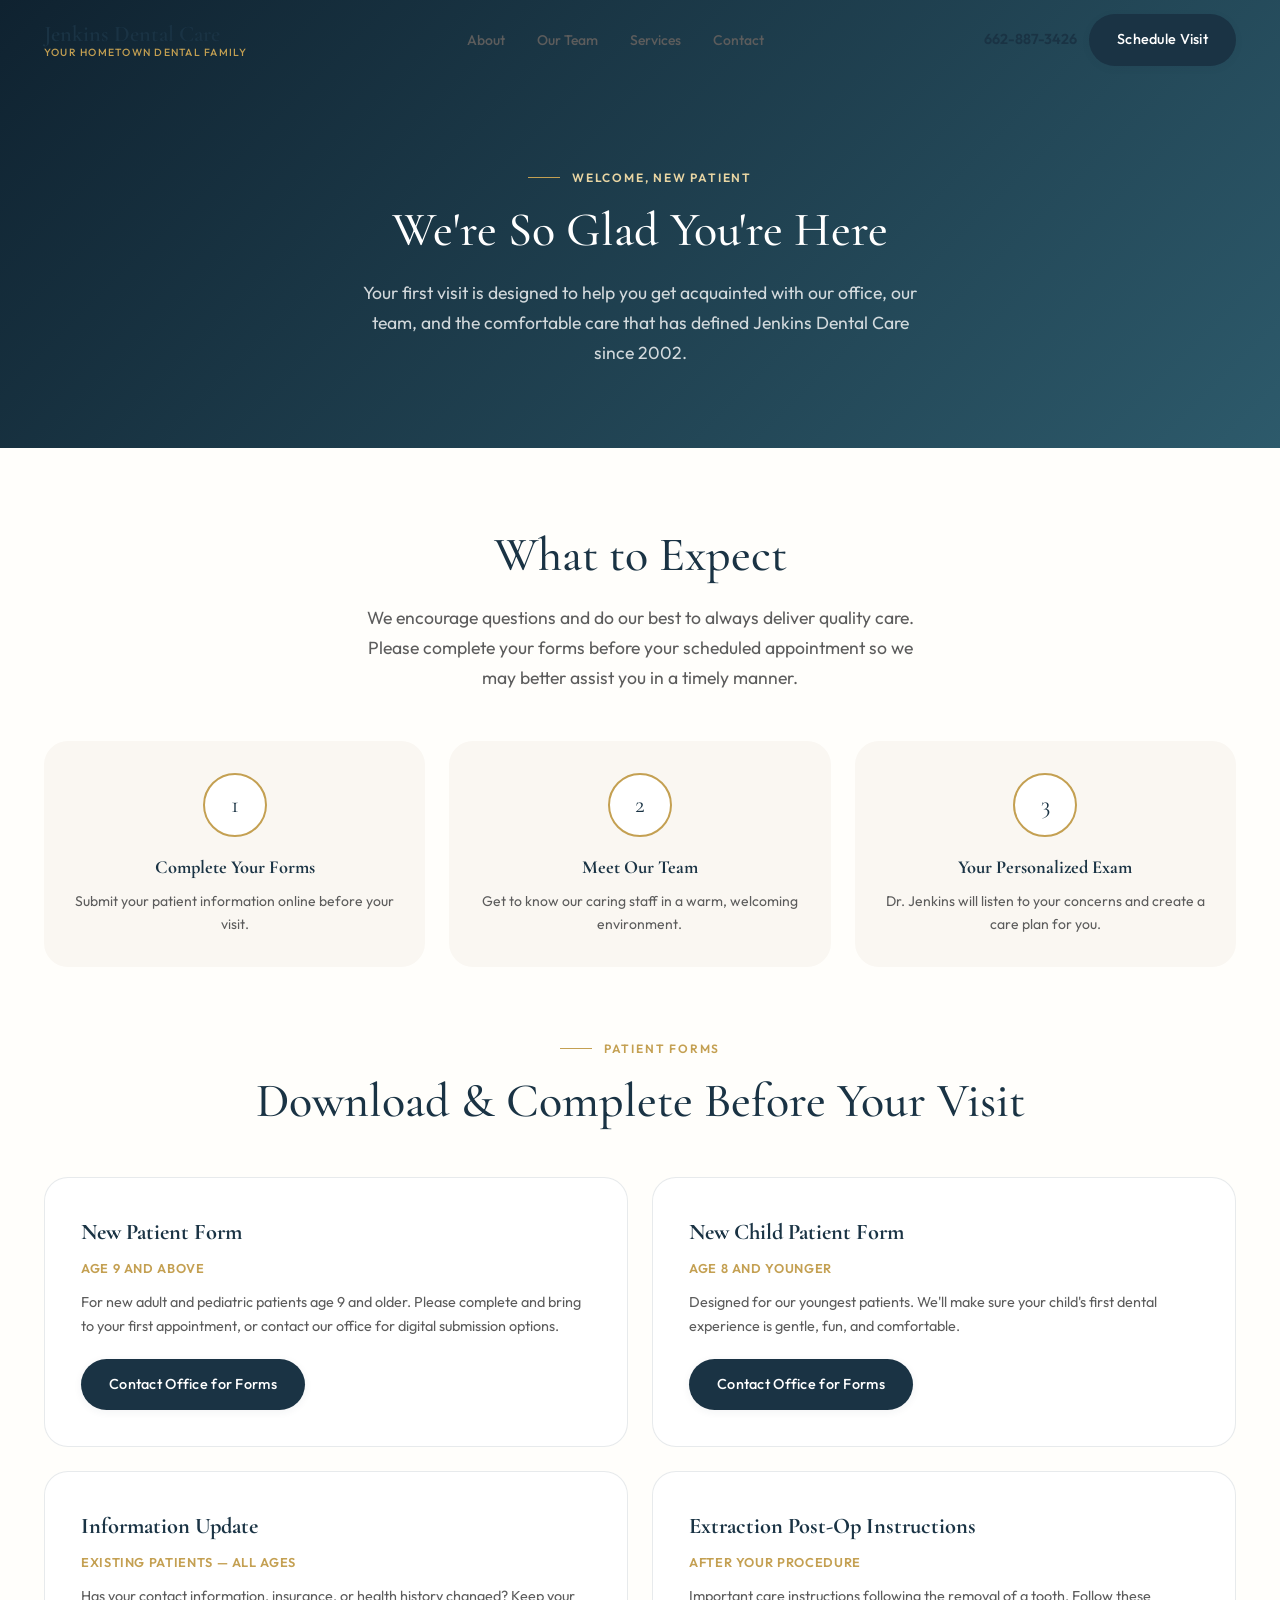
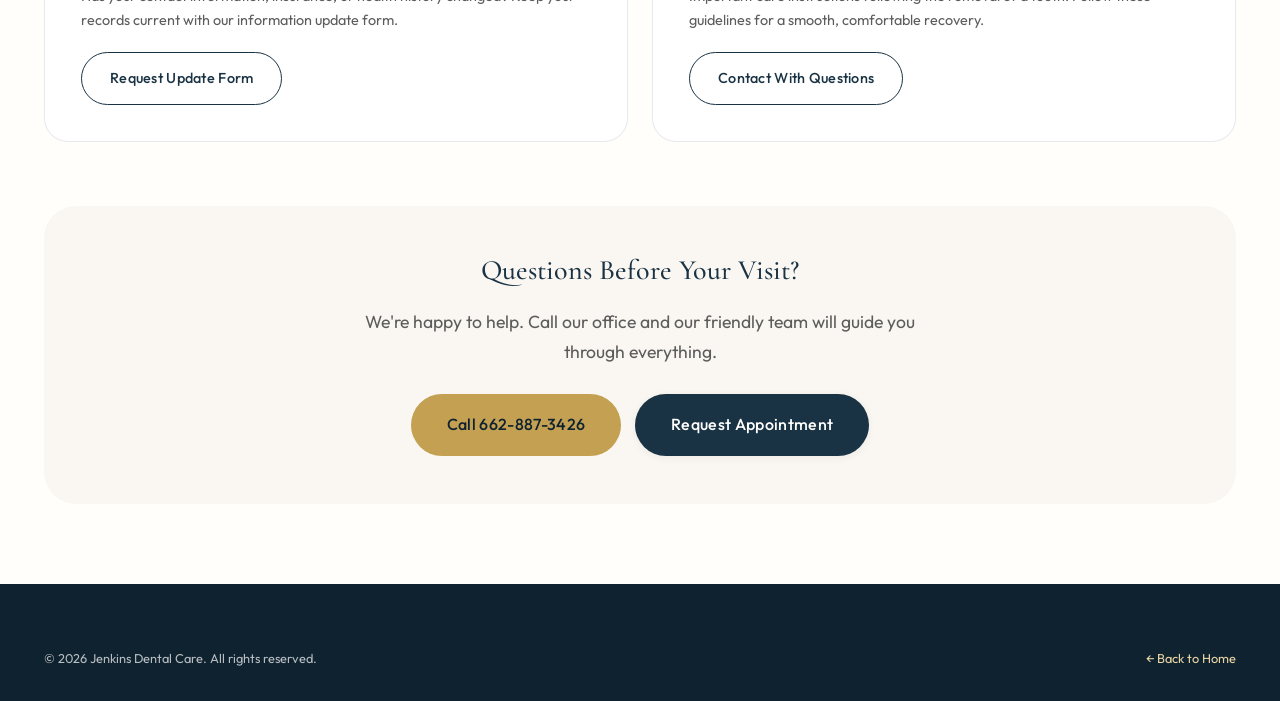
<file: patients.html>
<!DOCTYPE html>
<html lang="en">
<head>
  <meta charset="UTF-8">
  <meta name="viewport" content="width=device-width, initial-scale=1.0">
  <title>New Patient Information | Jenkins Dental Care — Indianola, MS</title>
  <meta name="description" content="Welcome to Jenkins Dental Care. Complete your new patient forms and learn what to expect at your first visit to our Indianola dental office.">
  <link rel="preconnect" href="https://fonts.googleapis.com">
  <link rel="preconnect" href="https://fonts.gstatic.com" crossorigin>
  <link href="https://fonts.googleapis.com/css2?family=Cormorant+Garamond:ital,wght@0,400;0,500;0,600;1,400&family=Outfit:wght@300;400;500;600&display=swap" rel="stylesheet">
  <link rel="stylesheet" href="css/styles.css">
  <style>
    .page-hero {
      padding: calc(var(--header-h) + 80px) 0 80px;
      background: linear-gradient(135deg, var(--navy-deep), var(--teal));
      color: white;
      text-align: center;
    }
    .page-hero .section-title { color: white; }
    .page-hero .section-subtitle { color: rgba(255,255,255,0.8); margin: 0 auto; }
    .patients-content { padding: 80px 0; }
    .forms-grid {
      display: grid;
      grid-template-columns: repeat(2, 1fr);
      gap: 24px;
      margin: 48px 0;
    }
    .form-card {
      background: white;
      border: 1px solid var(--border);
      border-radius: var(--radius-lg);
      padding: 36px;
      transition: all var(--transition);
    }
    .form-card:hover {
      box-shadow: var(--shadow-md);
      border-color: var(--gold);
      transform: translateY(-4px);
    }
    .form-card h3 {
      font-family: var(--font-display);
      font-size: 1.4rem;
      color: var(--navy);
      margin-bottom: 8px;
    }
    .form-card .form-age {
      font-size: 0.8rem;
      color: var(--gold);
      font-weight: 600;
      letter-spacing: 0.05em;
      text-transform: uppercase;
      margin-bottom: 12px;
    }
    .form-card p {
      font-size: 0.9rem;
      color: var(--text-muted);
      margin-bottom: 20px;
      line-height: 1.65;
    }
    .expect-grid {
      display: grid;
      grid-template-columns: repeat(3, 1fr);
      gap: 24px;
      margin-top: 48px;
    }
    .expect-card {
      text-align: center;
      padding: 32px 24px;
      background: var(--cream);
      border-radius: var(--radius-lg);
    }
    .expect-card .step-icon {
      width: 64px;
      height: 64px;
      border-radius: 50%;
      background: white;
      border: 2px solid var(--gold);
      display: flex;
      align-items: center;
      justify-content: center;
      margin: 0 auto 16px;
      font-family: var(--font-display);
      font-size: 1.5rem;
      color: var(--navy);
    }
    .expect-card h4 {
      font-family: var(--font-display);
      font-size: 1.15rem;
      color: var(--navy);
      margin-bottom: 8px;
    }
    .expect-card p { font-size: 0.875rem; color: var(--text-muted); }
    @media (max-width: 768px) {
      .forms-grid, .expect-grid { grid-template-columns: 1fr; }
    }
  </style>
</head>
<body>

  <header class="header scrolled" id="header">
    <div class="container header-inner">
      <a href="index.html" class="logo">
        <span class="logo-name">Jenkins Dental Care</span>
        <span class="logo-tagline">Your Hometown Dental Family</span>
      </a>
      <nav class="nav-desktop" aria-label="Main navigation">
        <a href="index.html#about">About</a>
        <a href="index.html#team">Our Team</a>
        <a href="index.html#services">Services</a>
        <a href="index.html#contact">Contact</a>
      </nav>
      <div class="header-cta">
        <a href="tel:6628873426" class="header-phone">662-887-3426</a>
        <a href="index.html#contact" class="btn btn-primary">Schedule Visit</a>
      </div>
      <button class="menu-toggle" id="menuToggle" aria-label="Open menu" aria-expanded="false">
        <span></span><span></span><span></span>
      </button>
    </div>
  </header>

  <nav class="mobile-nav" id="mobileNav" aria-label="Mobile navigation">
    <a href="index.html">Home</a>
    <a href="index.html#about">About</a>
    <a href="index.html#team">Our Team</a>
    <a href="index.html#services">Services</a>
    <a href="index.html#contact">Contact</a>
    <div class="mobile-nav-cta">
      <a href="tel:6628873426" class="btn btn-gold btn-lg">Call 662-887-3426</a>
    </div>
  </nav>

  <main>
    <section class="page-hero">
      <div class="container">
        <span class="section-label" style="color:var(--gold-light);">Welcome, New Patient</span>
        <h1 class="section-title">We're So Glad You're Here</h1>
        <p class="section-subtitle">Your first visit is designed to help you get acquainted with our office, our team, and the comfortable care that has defined Jenkins Dental Care since 2002.</p>
      </div>
    </section>

    <section class="patients-content">
      <div class="container">
        <div class="reveal" style="text-align:center;max-width:680px;margin:0 auto;">
          <h2 class="section-title">What to Expect</h2>
          <p class="section-subtitle" style="margin:0 auto;">We encourage questions and do our best to always deliver quality care. Please complete your forms before your scheduled appointment so we may better assist you in a timely manner.</p>
        </div>

        <div class="expect-grid">
          <div class="expect-card reveal">
            <div class="step-icon">1</div>
            <h4>Complete Your Forms</h4>
            <p>Submit your patient information online before your visit.</p>
          </div>
          <div class="expect-card reveal reveal-delay-1">
            <div class="step-icon">2</div>
            <h4>Meet Our Team</h4>
            <p>Get to know our caring staff in a warm, welcoming environment.</p>
          </div>
          <div class="expect-card reveal reveal-delay-2">
            <div class="step-icon">3</div>
            <h4>Your Personalized Exam</h4>
            <p>Dr. Jenkins will listen to your concerns and create a care plan for you.</p>
          </div>
        </div>

        <div style="text-align:center;margin:64px 0 32px;" class="reveal">
          <span class="section-label">Patient Forms</span>
          <h2 class="section-title">Download &amp; Complete Before Your Visit</h2>
        </div>

        <div class="forms-grid">
          <article class="form-card reveal">
            <h3>New Patient Form</h3>
            <p class="form-age">Age 9 and Above</p>
            <p>For new adult and pediatric patients age 9 and older. Please complete and bring to your first appointment, or contact our office for digital submission options.</p>
            <a href="tel:6628873426" class="btn btn-primary">Contact Office for Forms</a>
          </article>
          <article class="form-card reveal reveal-delay-1">
            <h3>New Child Patient Form</h3>
            <p class="form-age">Age 8 and Younger</p>
            <p>Designed for our youngest patients. We'll make sure your child's first dental experience is gentle, fun, and comfortable.</p>
            <a href="tel:6628873426" class="btn btn-primary">Contact Office for Forms</a>
          </article>
          <article class="form-card reveal reveal-delay-2">
            <h3>Information Update</h3>
            <p class="form-age">Existing Patients — All Ages</p>
            <p>Has your contact information, insurance, or health history changed? Keep your records current with our information update form.</p>
            <a href="tel:6628873426" class="btn btn-outline">Request Update Form</a>
          </article>
          <article class="form-card reveal reveal-delay-3">
            <h3>Extraction Post-Op Instructions</h3>
            <p class="form-age">After Your Procedure</p>
            <p>Important care instructions following the removal of a tooth. Follow these guidelines for a smooth, comfortable recovery.</p>
            <a href="index.html#contact" class="btn btn-outline">Contact With Questions</a>
          </article>
        </div>

        <div style="text-align:center;margin-top:64px;padding:48px;background:var(--cream);border-radius:var(--radius-xl);" class="reveal">
          <h2 class="section-title" style="font-size:1.75rem;">Questions Before Your Visit?</h2>
          <p class="section-subtitle" style="margin:16px auto 28px;">We're happy to help. Call our office and our friendly team will guide you through everything.</p>
          <div style="display:flex;justify-content:center;gap:14px;flex-wrap:wrap;">
            <a href="tel:6628873426" class="btn btn-gold btn-lg">Call 662-887-3426</a>
            <a href="index.html#contact" class="btn btn-primary btn-lg">Request Appointment</a>
          </div>
        </div>
      </div>
    </section>
  </main>

  <footer class="footer">
    <div class="container">
      <div class="footer-bottom" style="border:none;padding:0;">
        <span>&copy; 2026 Jenkins Dental Care. All rights reserved.</span>
        <a href="index.html" style="color:var(--gold-light);">← Back to Home</a>
      </div>
    </div>
  </footer>

  <div class="mobile-bar" aria-label="Quick actions">
    <a href="tel:6628873426" class="bar-call">📞 Call Now</a>
    <a href="index.html#contact" class="bar-book">Schedule Visit</a>
  </div>

  <script src="js/main.js" defer></script>
</body>
</html>
</file>
<file: css/styles.css>
/* Jenkins Dental Care — Premium Redesign */

:root {
  --navy: #1a3344;
  --navy-deep: #0f2230;
  --teal: #2d5a6b;
  --teal-light: #3d7a8f;
  --gold: #c4a052;
  --gold-light: #e8d5a3;
  --gold-dark: #a8863a;
  --cream: #faf7f2;
  --warm-white: #fffefb;
  --sage: #7a9e8e;
  --sage-light: #a8c4b8;
  --text: #2a2a2a;
  --text-muted: #5c5c5c;
  --text-light: #8a8a8a;
  --border: rgba(26, 51, 68, 0.1);
  --shadow-sm: 0 2px 8px rgba(26, 51, 68, 0.06);
  --shadow-md: 0 8px 32px rgba(26, 51, 68, 0.1);
  --shadow-lg: 0 20px 60px rgba(26, 51, 68, 0.14);
  --radius-sm: 8px;
  --radius-md: 16px;
  --radius-lg: 24px;
  --radius-xl: 32px;
  --font-display: 'Cormorant Garamond', Georgia, serif;
  --font-body: 'Outfit', system-ui, sans-serif;
  --header-h: 80px;
  --transition: 0.4s cubic-bezier(0.25, 0.46, 0.45, 0.94);
}

*, *::before, *::after { box-sizing: border-box; margin: 0; padding: 0; }

html {
  scroll-behavior: smooth;
  font-size: 16px;
}

body {
  font-family: var(--font-body);
  color: var(--text);
  background: var(--warm-white);
  line-height: 1.6;
  overflow-x: hidden;
  -webkit-font-smoothing: antialiased;
}

img { max-width: 100%; height: auto; display: block; }
a { color: inherit; text-decoration: none; }
button { font-family: inherit; cursor: pointer; border: none; background: none; }
ul { list-style: none; }

.container {
  width: 100%;
  max-width: 1240px;
  margin: 0 auto;
  padding: 0 24px;
}

.section-label {
  display: inline-flex;
  align-items: center;
  gap: 12px;
  font-size: 0.75rem;
  font-weight: 600;
  letter-spacing: 0.15em;
  text-transform: uppercase;
  color: var(--gold);
  margin-bottom: 16px;
}

.section-label::before {
  content: '';
  width: 32px;
  height: 1px;
  background: var(--gold);
}

.section-title {
  font-family: var(--font-display);
  font-size: clamp(2rem, 4vw, 3rem);
  font-weight: 500;
  line-height: 1.15;
  color: var(--navy);
  margin-bottom: 20px;
}

.section-subtitle {
  font-size: 1.1rem;
  color: var(--text-muted);
  max-width: 560px;
  line-height: 1.7;
}

/* Buttons */
.btn {
  display: inline-flex;
  align-items: center;
  justify-content: center;
  gap: 8px;
  padding: 14px 28px;
  font-size: 0.9rem;
  font-weight: 500;
  letter-spacing: 0.02em;
  border-radius: 100px;
  transition: all var(--transition);
  white-space: nowrap;
}

.btn-primary {
  background: var(--navy);
  color: white;
  box-shadow: var(--shadow-sm);
}

.btn-primary:hover {
  background: var(--teal);
  transform: translateY(-2px);
  box-shadow: var(--shadow-md);
}

.btn-gold {
  background: var(--gold);
  color: var(--navy-deep);
}

.btn-gold:hover {
  background: var(--gold-dark);
  color: white;
  transform: translateY(-2px);
}

.btn-outline {
  border: 1.5px solid var(--navy);
  color: var(--navy);
  background: transparent;
}

.btn-outline:hover {
  background: var(--navy);
  color: white;
}

.btn-white {
  background: white;
  color: var(--navy);
}

.btn-white:hover {
  background: var(--cream);
  transform: translateY(-2px);
}

.btn-lg { padding: 18px 36px; font-size: 1rem; }

/* Header */
.header {
  position: fixed;
  top: 0;
  left: 0;
  right: 0;
  z-index: 1000;
  height: var(--header-h);
  transition: all var(--transition);
}

.header.scrolled {
  background: rgba(255, 254, 251, 0.95);
  backdrop-filter: blur(20px);
  box-shadow: var(--shadow-sm);
}

.header-inner {
  display: flex;
  align-items: center;
  justify-content: space-between;
  height: 100%;
}

.logo {
  display: flex;
  flex-direction: column;
  line-height: 1.1;
}

.logo-name {
  font-family: var(--font-display);
  font-size: 1.4rem;
  font-weight: 600;
  color: var(--navy);
}

.logo-tagline {
  font-size: 0.65rem;
  letter-spacing: 0.12em;
  text-transform: uppercase;
  color: var(--gold);
  font-weight: 500;
}

.nav-desktop {
  display: flex;
  align-items: center;
  gap: 32px;
}

.nav-desktop a {
  font-size: 0.875rem;
  font-weight: 500;
  color: var(--text-muted);
  transition: color var(--transition);
}

.nav-desktop a:hover { color: var(--navy); }

.header-cta {
  display: flex;
  gap: 12px;
}

.header-phone {
  display: flex;
  align-items: center;
  gap: 8px;
  font-weight: 600;
  color: var(--navy);
  font-size: 0.9rem;
}

.menu-toggle {
  display: none;
  flex-direction: column;
  gap: 5px;
  padding: 8px;
}

.menu-toggle span {
  width: 24px;
  height: 2px;
  background: var(--navy);
  transition: all var(--transition);
}

.mobile-nav {
  display: none;
  position: fixed;
  inset: 0;
  background: var(--navy-deep);
  z-index: 999;
  padding: 100px 32px 32px;
  flex-direction: column;
  gap: 8px;
  opacity: 0;
  pointer-events: none;
  transition: opacity var(--transition);
}

.mobile-nav.open {
  opacity: 1;
  pointer-events: all;
}

.mobile-nav a {
  font-family: var(--font-display);
  font-size: 1.75rem;
  color: white;
  padding: 12px 0;
  border-bottom: 1px solid rgba(255,255,255,0.1);
}

.mobile-nav-cta {
  margin-top: 32px;
  display: flex;
  flex-direction: column;
  gap: 12px;
}

/* Hero */
.hero {
  position: relative;
  min-height: 100vh;
  min-height: 100dvh;
  display: flex;
  align-items: center;
  overflow: hidden;
}

.hero-bg {
  position: absolute;
  inset: 0;
  z-index: 0;
}

.hero-bg img {
  width: 100%;
  height: 100%;
  object-fit: cover;
}

.hero-overlay {
  position: absolute;
  inset: 0;
  background: linear-gradient(
    135deg,
    rgba(15, 34, 48, 0.88) 0%,
    rgba(26, 51, 68, 0.65) 45%,
    rgba(45, 90, 107, 0.4) 100%
  );
}

.hero-content {
  position: relative;
  z-index: 2;
  padding: calc(var(--header-h) + 60px) 0 80px;
  max-width: 720px;
}

.hero-badge {
  display: inline-flex;
  align-items: center;
  gap: 8px;
  background: rgba(255,255,255,0.12);
  backdrop-filter: blur(10px);
  border: 1px solid rgba(255,255,255,0.2);
  padding: 8px 16px;
  border-radius: 100px;
  color: var(--gold-light);
  font-size: 0.8rem;
  font-weight: 500;
  letter-spacing: 0.05em;
  margin-bottom: 28px;
}

.hero-title {
  font-family: var(--font-display);
  font-size: clamp(2.5rem, 6vw, 4.25rem);
  font-weight: 500;
  line-height: 1.08;
  color: white;
  margin-bottom: 24px;
}

.hero-title em {
  font-style: italic;
  color: var(--gold-light);
}

.hero-text {
  font-size: 1.15rem;
  color: rgba(255,255,255,0.85);
  line-height: 1.7;
  margin-bottom: 36px;
  max-width: 520px;
}

.hero-actions {
  display: flex;
  flex-wrap: wrap;
  gap: 14px;
  margin-bottom: 48px;
}

.hero-trust {
  display: flex;
  flex-wrap: wrap;
  gap: 24px;
}

.trust-item {
  display: flex;
  align-items: center;
  gap: 10px;
  color: rgba(255,255,255,0.9);
  font-size: 0.85rem;
}

.trust-icon {
  width: 40px;
  height: 40px;
  border-radius: 50%;
  background: rgba(196, 160, 82, 0.2);
  border: 1px solid rgba(196, 160, 82, 0.4);
  display: flex;
  align-items: center;
  justify-content: center;
  font-size: 1rem;
  flex-shrink: 0;
}

.hero-scroll {
  position: absolute;
  bottom: 32px;
  left: 50%;
  transform: translateX(-50%);
  z-index: 2;
  color: rgba(255,255,255,0.6);
  font-size: 0.75rem;
  letter-spacing: 0.1em;
  text-transform: uppercase;
  display: flex;
  flex-direction: column;
  align-items: center;
  gap: 8px;
}

.hero-scroll-line {
  width: 1px;
  height: 40px;
  background: linear-gradient(to bottom, var(--gold), transparent);
  animation: scrollPulse 2s ease infinite;
}

@keyframes scrollPulse {
  0%, 100% { opacity: 0.4; transform: scaleY(1); }
  50% { opacity: 1; transform: scaleY(1.2); }
}

/* Curved section transitions */
.curve-top {
  position: relative;
  margin-top: -60px;
  z-index: 3;
}

.curve-top svg {
  display: block;
  width: 100%;
  height: 60px;
}

/* Why Choose */
.why-choose {
  padding: 100px 0;
  background: var(--cream);
}

.why-header {
  text-align: center;
  margin-bottom: 64px;
}

.why-header .section-subtitle { margin: 0 auto; }

.why-grid {
  display: grid;
  grid-template-columns: repeat(3, 1fr);
  gap: 24px;
}

.why-card {
  background: white;
  border-radius: var(--radius-lg);
  padding: 36px 28px;
  box-shadow: var(--shadow-sm);
  transition: all var(--transition);
  position: relative;
  overflow: hidden;
}

.why-card::before {
  content: '';
  position: absolute;
  top: 0;
  left: 0;
  right: 0;
  height: 3px;
  background: linear-gradient(90deg, var(--gold), var(--sage));
  transform: scaleX(0);
  transform-origin: left;
  transition: transform var(--transition);
}

.why-card:hover {
  transform: translateY(-6px);
  box-shadow: var(--shadow-lg);
}

.why-card:hover::before { transform: scaleX(1); }

.why-icon {
  width: 56px;
  height: 56px;
  border-radius: var(--radius-md);
  background: linear-gradient(135deg, var(--cream), white);
  border: 1px solid var(--border);
  display: flex;
  align-items: center;
  justify-content: center;
  font-size: 1.5rem;
  margin-bottom: 20px;
}

.why-card h3 {
  font-family: var(--font-display);
  font-size: 1.35rem;
  color: var(--navy);
  margin-bottom: 10px;
}

.why-card p {
  font-size: 0.9rem;
  color: var(--text-muted);
  line-height: 1.65;
}

/* Dr Jenkins */
.dr-section {
  padding: 100px 0;
  background: white;
}

.dr-grid {
  display: grid;
  grid-template-columns: 1fr 1.1fr;
  gap: 64px;
  align-items: center;
}

.dr-image-wrap {
  position: relative;
}

.dr-image-main {
  border-radius: var(--radius-xl);
  overflow: hidden;
  box-shadow: var(--shadow-lg);
  aspect-ratio: 4/5;
}

.dr-image-main img {
  width: 100%;
  height: 100%;
  object-fit: cover;
}

.dr-float-card {
  position: absolute;
  bottom: -24px;
  right: -24px;
  background: white;
  border-radius: var(--radius-md);
  padding: 20px 24px;
  box-shadow: var(--shadow-lg);
  max-width: 220px;
}

.dr-float-card strong {
  display: block;
  font-family: var(--font-display);
  font-size: 1.5rem;
  color: var(--gold);
}

.dr-float-card span {
  font-size: 0.8rem;
  color: var(--text-muted);
}

.dr-credentials {
  display: flex;
  flex-wrap: wrap;
  gap: 12px;
  margin: 28px 0;
}

.credential-tag {
  padding: 8px 16px;
  background: var(--cream);
  border-radius: 100px;
  font-size: 0.8rem;
  font-weight: 500;
  color: var(--navy);
}

.dr-quote {
  border-left: 3px solid var(--gold);
  padding-left: 24px;
  margin: 32px 0;
  font-family: var(--font-display);
  font-size: 1.25rem;
  font-style: italic;
  color: var(--teal);
  line-height: 1.5;
}

/* Team */
.team-section {
  padding: 100px 0;
  background: var(--navy-deep);
  color: white;
  position: relative;
  overflow: hidden;
}

.team-section .section-title { color: white; }
.team-section .section-subtitle { color: rgba(255,255,255,0.7); }

.team-header { text-align: center; margin-bottom: 64px; }
.team-header .section-label { color: var(--gold-light); }
.team-header .section-label::before { background: var(--gold-light); }

.team-grid {
  display: grid;
  grid-template-columns: repeat(4, 1fr);
  gap: 24px;
}

.team-card {
  border-radius: var(--radius-lg);
  overflow: hidden;
  background: rgba(255,255,255,0.05);
  border: 1px solid rgba(255,255,255,0.1);
  transition: all var(--transition);
}

.team-card:hover {
  transform: translateY(-8px);
  border-color: var(--gold);
  box-shadow: 0 20px 40px rgba(0,0,0,0.3);
}

.team-card.featured {
  grid-column: span 2;
  display: grid;
  grid-template-columns: 1fr 1fr;
}

.team-photo {
  aspect-ratio: 1;
  overflow: hidden;
}

.team-photo img {
  width: 100%;
  height: 100%;
  object-fit: cover;
  transition: transform 0.6s ease;
}

.team-card:hover .team-photo img { transform: scale(1.05); }

.team-info {
  padding: 24px;
}

.team-card.featured .team-info {
  display: flex;
  flex-direction: column;
  justify-content: center;
  padding: 32px;
}

.team-info h3 {
  font-family: var(--font-display);
  font-size: 1.4rem;
  margin-bottom: 4px;
}

.team-role {
  color: var(--gold-light);
  font-size: 0.85rem;
  font-weight: 500;
  margin-bottom: 12px;
}

.team-info p {
  font-size: 0.875rem;
  color: rgba(255,255,255,0.7);
  line-height: 1.65;
}

/* Difference */
.difference-section {
  padding: 100px 0;
  background: var(--cream);
}

.difference-grid {
  display: grid;
  grid-template-columns: 1fr 1fr;
  gap: 48px;
  align-items: center;
}

.difference-visual {
  display: grid;
  grid-template-columns: 1fr 1fr;
  gap: 16px;
}

.diff-img {
  border-radius: var(--radius-md);
  overflow: hidden;
  aspect-ratio: 1;
}

.diff-img:first-child { grid-row: span 2; aspect-ratio: auto; }
.diff-img img { width: 100%; height: 100%; object-fit: cover; }

.difference-points {
  display: flex;
  flex-direction: column;
  gap: 24px;
  margin-top: 32px;
}

.diff-point {
  display: flex;
  gap: 16px;
  align-items: flex-start;
}

.diff-num {
  font-family: var(--font-display);
  font-size: 2rem;
  color: var(--gold);
  line-height: 1;
  flex-shrink: 0;
}

.diff-point h4 {
  font-family: var(--font-display);
  font-size: 1.15rem;
  color: var(--navy);
  margin-bottom: 4px;
}

.diff-point p {
  font-size: 0.9rem;
  color: var(--text-muted);
}

/* Services */
.services-section {
  padding: 100px 0;
  background: white;
}

.services-header {
  text-align: center;
  margin-bottom: 64px;
}

.services-header .section-subtitle { margin: 0 auto; }

.services-grid {
  display: grid;
  grid-template-columns: repeat(4, 1fr);
  gap: 20px;
}

.service-card {
  border-radius: var(--radius-lg);
  padding: 32px 24px;
  background: var(--cream);
  border: 1px solid var(--border);
  transition: all var(--transition);
  text-align: center;
}

.service-card:hover {
  background: var(--navy);
  color: white;
  transform: translateY(-4px);
  box-shadow: var(--shadow-md);
}

.service-card:hover .service-icon { background: rgba(196,160,82,0.2); }
.service-card:hover h3 { color: white; }
.service-card:hover p { color: rgba(255,255,255,0.75); }
.service-card:hover .service-outcome { color: var(--gold-light); }

.service-icon {
  width: 48px;
  height: 48px;
  margin: 0 auto 16px;
  border-radius: 50%;
  background: white;
  display: flex;
  align-items: center;
  justify-content: center;
  font-size: 1.25rem;
  transition: background var(--transition);
}

.service-card h3 {
  font-family: var(--font-display);
  font-size: 1.15rem;
  color: var(--navy);
  margin-bottom: 8px;
  transition: color var(--transition);
}

.service-outcome {
  font-size: 0.75rem;
  font-weight: 600;
  letter-spacing: 0.08em;
  text-transform: uppercase;
  color: var(--gold);
  margin-bottom: 10px;
}

.service-card p {
  font-size: 0.85rem;
  color: var(--text-muted);
  line-height: 1.55;
  transition: color var(--transition);
}

/* Gallery */
.gallery-section {
  padding: 100px 0;
  background: var(--navy);
  color: white;
}

.gallery-header { text-align: center; margin-bottom: 48px; }
.gallery-header .section-title { color: white; }
.gallery-header .section-subtitle { color: rgba(255,255,255,0.7); margin: 0 auto; }
.gallery-header .section-label { color: var(--gold-light); }
.gallery-header .section-label::before { background: var(--gold-light); }

.gallery-grid {
  display: grid;
  grid-template-columns: repeat(3, 1fr);
  gap: 16px;
}

.gallery-item {
  border-radius: var(--radius-md);
  overflow: hidden;
  position: relative;
  aspect-ratio: 4/3;
  cursor: pointer;
}

.gallery-item.large { grid-column: span 2; grid-row: span 2; aspect-ratio: auto; }

.gallery-item img {
  width: 100%;
  height: 100%;
  object-fit: cover;
  transition: transform 0.6s ease;
}

.gallery-item:hover img { transform: scale(1.05); }

.gallery-overlay {
  position: absolute;
  inset: 0;
  background: linear-gradient(to top, rgba(15,34,48,0.8), transparent 60%);
  display: flex;
  align-items: flex-end;
  padding: 24px;
  opacity: 0;
  transition: opacity var(--transition);
}

.gallery-item:hover .gallery-overlay { opacity: 1; }

.gallery-overlay span {
  font-family: var(--font-display);
  font-size: 1.1rem;
}

/* Comfort */
.comfort-section {
  padding: 100px 0;
  background: linear-gradient(180deg, var(--cream) 0%, white 100%);
}

.comfort-grid {
  display: grid;
  grid-template-columns: 1.1fr 1fr;
  gap: 64px;
  align-items: center;
}

.comfort-image {
  border-radius: var(--radius-xl);
  overflow: hidden;
  box-shadow: var(--shadow-lg);
}

.comfort-pillars {
  display: grid;
  grid-template-columns: 1fr 1fr;
  gap: 20px;
  margin-top: 32px;
}

.comfort-pillar {
  padding: 24px;
  background: white;
  border-radius: var(--radius-md);
  border: 1px solid var(--border);
  transition: all var(--transition);
}

.comfort-pillar:hover {
  border-color: var(--sage);
  box-shadow: var(--shadow-sm);
}

.comfort-pillar h4 {
  font-family: var(--font-display);
  font-size: 1.1rem;
  color: var(--navy);
  margin-bottom: 8px;
}

.comfort-pillar p {
  font-size: 0.85rem;
  color: var(--text-muted);
}

/* Office Tour */
.office-section {
  padding: 100px 0;
  background: white;
}

.office-header { text-align: center; margin-bottom: 48px; }

.office-mosaic {
  display: grid;
  grid-template-columns: repeat(12, 1fr);
  grid-template-rows: repeat(2, 280px);
  gap: 16px;
}

.office-tile {
  border-radius: var(--radius-md);
  overflow: hidden;
  position: relative;
}

.office-tile:nth-child(1) { grid-column: span 5; }
.office-tile:nth-child(2) { grid-column: span 4; }
.office-tile:nth-child(3) { grid-column: span 3; }
.office-tile:nth-child(4) { grid-column: span 3; }
.office-tile:nth-child(5) { grid-column: span 5; }
.office-tile:nth-child(6) { grid-column: span 4; }

.office-tile img {
  width: 100%;
  height: 100%;
  object-fit: cover;
  transition: transform 0.6s ease;
}

.office-tile:hover img { transform: scale(1.04); }

/* Testimonials */
.testimonials-section {
  padding: 100px 0;
  background: var(--cream);
  overflow: hidden;
}

.testimonials-header { text-align: center; margin-bottom: 48px; }

.testimonials-track {
  display: flex;
  gap: 24px;
  overflow-x: auto;
  scroll-snap-type: x mandatory;
  padding: 8px 24px 24px;
  -webkit-overflow-scrolling: touch;
  scrollbar-width: none;
}

.testimonials-track::-webkit-scrollbar { display: none; }

.testimonial-card {
  flex: 0 0 min(400px, 85vw);
  scroll-snap-align: start;
  background: white;
  border-radius: var(--radius-lg);
  padding: 36px;
  box-shadow: var(--shadow-sm);
  position: relative;
}

.testimonial-card::before {
  content: '"';
  font-family: var(--font-display);
  font-size: 5rem;
  color: var(--gold-light);
  position: absolute;
  top: 12px;
  left: 28px;
  line-height: 1;
}

.testimonial-text {
  font-size: 1rem;
  color: var(--text);
  line-height: 1.75;
  margin-bottom: 24px;
  position: relative;
  z-index: 1;
}

.testimonial-author {
  display: flex;
  align-items: center;
  gap: 12px;
}

.testimonial-avatar {
  width: 44px;
  height: 44px;
  border-radius: 50%;
  background: var(--sage-light);
  display: flex;
  align-items: center;
  justify-content: center;
  font-weight: 600;
  color: white;
  font-size: 0.9rem;
}

.testimonial-name { font-weight: 600; color: var(--navy); }
.testimonial-meta { font-size: 0.8rem; color: var(--text-light); }

.stars {
  color: var(--gold);
  font-size: 0.9rem;
  margin-bottom: 16px;
  letter-spacing: 2px;
}

/* Emergency */
.emergency-section {
  padding: 80px 0;
  background: linear-gradient(135deg, var(--navy-deep), var(--teal));
  color: white;
}

.emergency-inner {
  display: grid;
  grid-template-columns: 1fr auto;
  gap: 48px;
  align-items: center;
}

.emergency-badge {
  display: inline-block;
  background: rgba(196,160,82,0.2);
  border: 1px solid var(--gold);
  color: var(--gold-light);
  padding: 6px 14px;
  border-radius: 100px;
  font-size: 0.75rem;
  font-weight: 600;
  letter-spacing: 0.1em;
  text-transform: uppercase;
  margin-bottom: 16px;
}

.emergency-section .section-title { color: white; margin-bottom: 12px; }

.emergency-text {
  color: rgba(255,255,255,0.8);
  font-size: 1.05rem;
  max-width: 520px;
}

.emergency-actions {
  display: flex;
  flex-direction: column;
  gap: 12px;
  align-items: flex-end;
}

.emergency-phone {
  font-family: var(--font-display);
  font-size: 2rem;
  color: var(--gold-light);
  font-weight: 500;
}

/* Journey */
.journey-section {
  padding: 100px 0;
  background: white;
}

.journey-header { text-align: center; margin-bottom: 64px; }

.journey-steps {
  display: grid;
  grid-template-columns: repeat(4, 1fr);
  gap: 24px;
  position: relative;
}

.journey-steps::before {
  content: '';
  position: absolute;
  top: 40px;
  left: 12.5%;
  right: 12.5%;
  height: 2px;
  background: linear-gradient(90deg, var(--gold), var(--sage));
  opacity: 0.3;
}

.journey-step {
  text-align: center;
  position: relative;
}

.step-num {
  width: 80px;
  height: 80px;
  border-radius: 50%;
  background: var(--cream);
  border: 2px solid var(--gold);
  display: flex;
  align-items: center;
  justify-content: center;
  margin: 0 auto 24px;
  font-family: var(--font-display);
  font-size: 1.75rem;
  color: var(--navy);
  position: relative;
  z-index: 1;
  transition: all var(--transition);
}

.journey-step:hover .step-num {
  background: var(--navy);
  color: white;
  transform: scale(1.08);
}

.journey-step h3 {
  font-family: var(--font-display);
  font-size: 1.2rem;
  color: var(--navy);
  margin-bottom: 8px;
}

.journey-step p {
  font-size: 0.875rem;
  color: var(--text-muted);
  padding: 0 8px;
}

/* Advanced sections */
.advanced-grid {
  display: grid;
  grid-template-columns: repeat(3, 1fr);
  gap: 24px;
}

.adv-card {
  border-radius: var(--radius-lg);
  padding: 32px;
  background: white;
  border: 1px solid var(--border);
  transition: all var(--transition);
}

.adv-card:hover {
  box-shadow: var(--shadow-md);
  border-color: var(--sage);
}

.adv-card h3 {
  font-family: var(--font-display);
  font-size: 1.25rem;
  color: var(--navy);
  margin-bottom: 12px;
}

.adv-card p {
  font-size: 0.9rem;
  color: var(--text-muted);
  line-height: 1.65;
}

.community-section {
  padding: 100px 0;
  background: var(--cream);
}

.community-inner {
  display: grid;
  grid-template-columns: 1fr 1fr;
  gap: 64px;
  align-items: center;
}

.community-stats {
  display: grid;
  grid-template-columns: repeat(2, 1fr);
  gap: 24px;
  margin-top: 32px;
}

.stat-box {
  text-align: center;
  padding: 24px;
  background: white;
  border-radius: var(--radius-md);
}

.stat-box strong {
  display: block;
  font-family: var(--font-display);
  font-size: 2.5rem;
  color: var(--gold);
  line-height: 1;
}

.stat-box span {
  font-size: 0.85rem;
  color: var(--text-muted);
}

/* Contact */
.contact-section {
  padding: 100px 0;
  background: white;
}

.contact-grid {
  display: grid;
  grid-template-columns: 1fr 1.2fr;
  gap: 48px;
}

.contact-info-card {
  padding: 32px;
  background: var(--cream);
  border-radius: var(--radius-lg);
  margin-bottom: 20px;
}

.contact-info-card h4 {
  font-family: var(--font-display);
  font-size: 1.1rem;
  color: var(--navy);
  margin-bottom: 8px;
}

.contact-info-card p, .contact-info-card a {
  font-size: 0.95rem;
  color: var(--text-muted);
}

.contact-info-card a:hover { color: var(--teal); }

.hours-table {
  width: 100%;
  font-size: 0.9rem;
}

.hours-table tr td {
  padding: 8px 0;
  border-bottom: 1px solid var(--border);
}

.hours-table tr td:last-child { text-align: right; font-weight: 500; color: var(--navy); }

.contact-form {
  background: var(--cream);
  border-radius: var(--radius-lg);
  padding: 40px;
}

.form-group {
  margin-bottom: 20px;
}

.form-group label {
  display: block;
  font-size: 0.8rem;
  font-weight: 600;
  color: var(--navy);
  margin-bottom: 8px;
  letter-spacing: 0.03em;
}

.form-group input,
.form-group textarea,
.form-group select {
  width: 100%;
  padding: 14px 16px;
  border: 1px solid var(--border);
  border-radius: var(--radius-sm);
  font-family: inherit;
  font-size: 0.95rem;
  background: white;
  transition: border-color var(--transition);
}

.form-group input:focus,
.form-group textarea:focus,
.form-group select:focus {
  outline: none;
  border-color: var(--teal);
}

.form-row {
  display: grid;
  grid-template-columns: 1fr 1fr;
  gap: 16px;
}

.map-embed {
  border-radius: var(--radius-lg);
  overflow: hidden;
  margin-top: 24px;
  height: 280px;
  border: 1px solid var(--border);
}

.map-embed iframe {
  width: 100%;
  height: 100%;
  border: 0;
}

/* Final CTA */
.final-cta {
  position: relative;
  padding: 120px 0;
  overflow: hidden;
}

.final-cta-bg {
  position: absolute;
  inset: 0;
}

.final-cta-bg img {
  width: 100%;
  height: 100%;
  object-fit: cover;
}

.final-cta-overlay {
  position: absolute;
  inset: 0;
  background: linear-gradient(135deg, rgba(15,34,48,0.92), rgba(45,90,107,0.85));
}

.final-cta-content {
  position: relative;
  z-index: 2;
  text-align: center;
  max-width: 640px;
  margin: 0 auto;
}

.final-cta .section-title {
  color: white;
  font-size: clamp(2rem, 5vw, 3.5rem);
  margin-bottom: 16px;
}

.final-cta-text {
  color: rgba(255,255,255,0.85);
  font-size: 1.1rem;
  margin-bottom: 36px;
}

.final-cta-actions {
  display: flex;
  justify-content: center;
  flex-wrap: wrap;
  gap: 14px;
}

/* Footer */
.footer {
  background: var(--navy-deep);
  color: rgba(255,255,255,0.7);
  padding: 64px 0 32px;
}

.footer-grid {
  display: grid;
  grid-template-columns: 2fr 1fr 1fr 1fr;
  gap: 48px;
  margin-bottom: 48px;
}

.footer .logo-name { color: white; }

.footer-desc {
  font-size: 0.9rem;
  margin-top: 16px;
  line-height: 1.7;
}

.footer h4 {
  color: white;
  font-size: 0.85rem;
  font-weight: 600;
  letter-spacing: 0.08em;
  text-transform: uppercase;
  margin-bottom: 20px;
}

.footer-links a {
  display: block;
  font-size: 0.9rem;
  padding: 6px 0;
  transition: color var(--transition);
}

.footer-links a:hover { color: var(--gold-light); }

.footer-bottom {
  border-top: 1px solid rgba(255,255,255,0.1);
  padding-top: 24px;
  display: flex;
  justify-content: space-between;
  align-items: center;
  font-size: 0.8rem;
}

/* Mobile sticky bar */
.mobile-bar {
  display: none;
  position: fixed;
  bottom: 0;
  left: 0;
  right: 0;
  z-index: 998;
  background: white;
  border-top: 1px solid var(--border);
  padding: 10px 16px;
  gap: 10px;
  box-shadow: 0 -4px 20px rgba(0,0,0,0.08);
}

.mobile-bar a {
  flex: 1;
  display: flex;
  align-items: center;
  justify-content: center;
  gap: 8px;
  padding: 14px;
  border-radius: var(--radius-sm);
  font-size: 0.85rem;
  font-weight: 600;
}

.mobile-bar .bar-call {
  background: var(--navy);
  color: white;
}

.mobile-bar .bar-book {
  background: var(--gold);
  color: var(--navy-deep);
}

/* Animations */
.reveal {
  opacity: 0;
  transform: translateY(30px);
  transition: opacity 0.8s ease, transform 0.8s ease;
}

.reveal.visible {
  opacity: 1;
  transform: translateY(0);
}

.reveal-delay-1 { transition-delay: 0.1s; }
.reveal-delay-2 { transition-delay: 0.2s; }
.reveal-delay-3 { transition-delay: 0.3s; }
.reveal-delay-4 { transition-delay: 0.4s; }

/* Lightbox */
.lightbox {
  display: none;
  position: fixed;
  inset: 0;
  z-index: 2000;
  background: rgba(15,34,48,0.95);
  align-items: center;
  justify-content: center;
  padding: 24px;
}

.lightbox.open { display: flex; }

.lightbox img {
  max-width: 90vw;
  max-height: 85vh;
  border-radius: var(--radius-md);
  object-fit: contain;
}

.lightbox-close {
  position: absolute;
  top: 24px;
  right: 24px;
  color: white;
  font-size: 2rem;
  width: 48px;
  height: 48px;
  display: flex;
  align-items: center;
  justify-content: center;
}

/* Responsive */
@media (max-width: 1024px) {
  .why-grid { grid-template-columns: repeat(2, 1fr); }
  .team-grid { grid-template-columns: repeat(2, 1fr); }
  .team-card.featured { grid-column: span 2; }
  .services-grid { grid-template-columns: repeat(2, 1fr); }
  .journey-steps { grid-template-columns: repeat(2, 1fr); }
  .journey-steps::before { display: none; }
  .footer-grid { grid-template-columns: repeat(2, 1fr); }
  .advanced-grid { grid-template-columns: repeat(2, 1fr); }
}

@media (max-width: 768px) {
  :root { --header-h: 68px; }

  .nav-desktop, .header-cta .btn:not(.header-phone) { display: none; }
  .menu-toggle { display: flex; }
  .mobile-nav { display: flex; }
  .mobile-bar { display: flex; }

  body { padding-bottom: 70px; }

  .dr-grid, .difference-grid, .comfort-grid, .community-inner, .contact-grid, .emergency-inner {
    grid-template-columns: 1fr;
  }

  .why-grid { grid-template-columns: 1fr; }
  .team-grid { grid-template-columns: 1fr; }
  .team-card.featured { grid-template-columns: 1fr; }
  .services-grid { grid-template-columns: 1fr; }
  .gallery-grid { grid-template-columns: 1fr 1fr; }
  .gallery-item.large { grid-column: span 2; grid-row: span 1; }
  .office-mosaic {
    grid-template-columns: 1fr 1fr;
    grid-template-rows: auto;
  }
  .office-tile { grid-column: span 1 !important; height: 200px; }
  .office-tile:nth-child(1) { grid-column: span 2 !important; height: 240px; }
  .journey-steps { grid-template-columns: 1fr; }
  .advanced-grid { grid-template-columns: 1fr; }
  .footer-grid { grid-template-columns: 1fr; gap: 32px; }
  .form-row { grid-template-columns: 1fr; }
  .emergency-actions { align-items: stretch; }
  .comfort-pillars { grid-template-columns: 1fr; }
  .difference-visual { grid-template-columns: 1fr; }
  .diff-img:first-child { grid-row: span 1; }
  .hero-scroll { display: none; }
  .dr-float-card { right: 16px; bottom: -16px; }
}

@media (max-width: 480px) {
  .gallery-grid { grid-template-columns: 1fr; }
  .gallery-item.large { grid-column: span 1; }
  .hero-actions .btn { width: 100%; }
}
</file>
